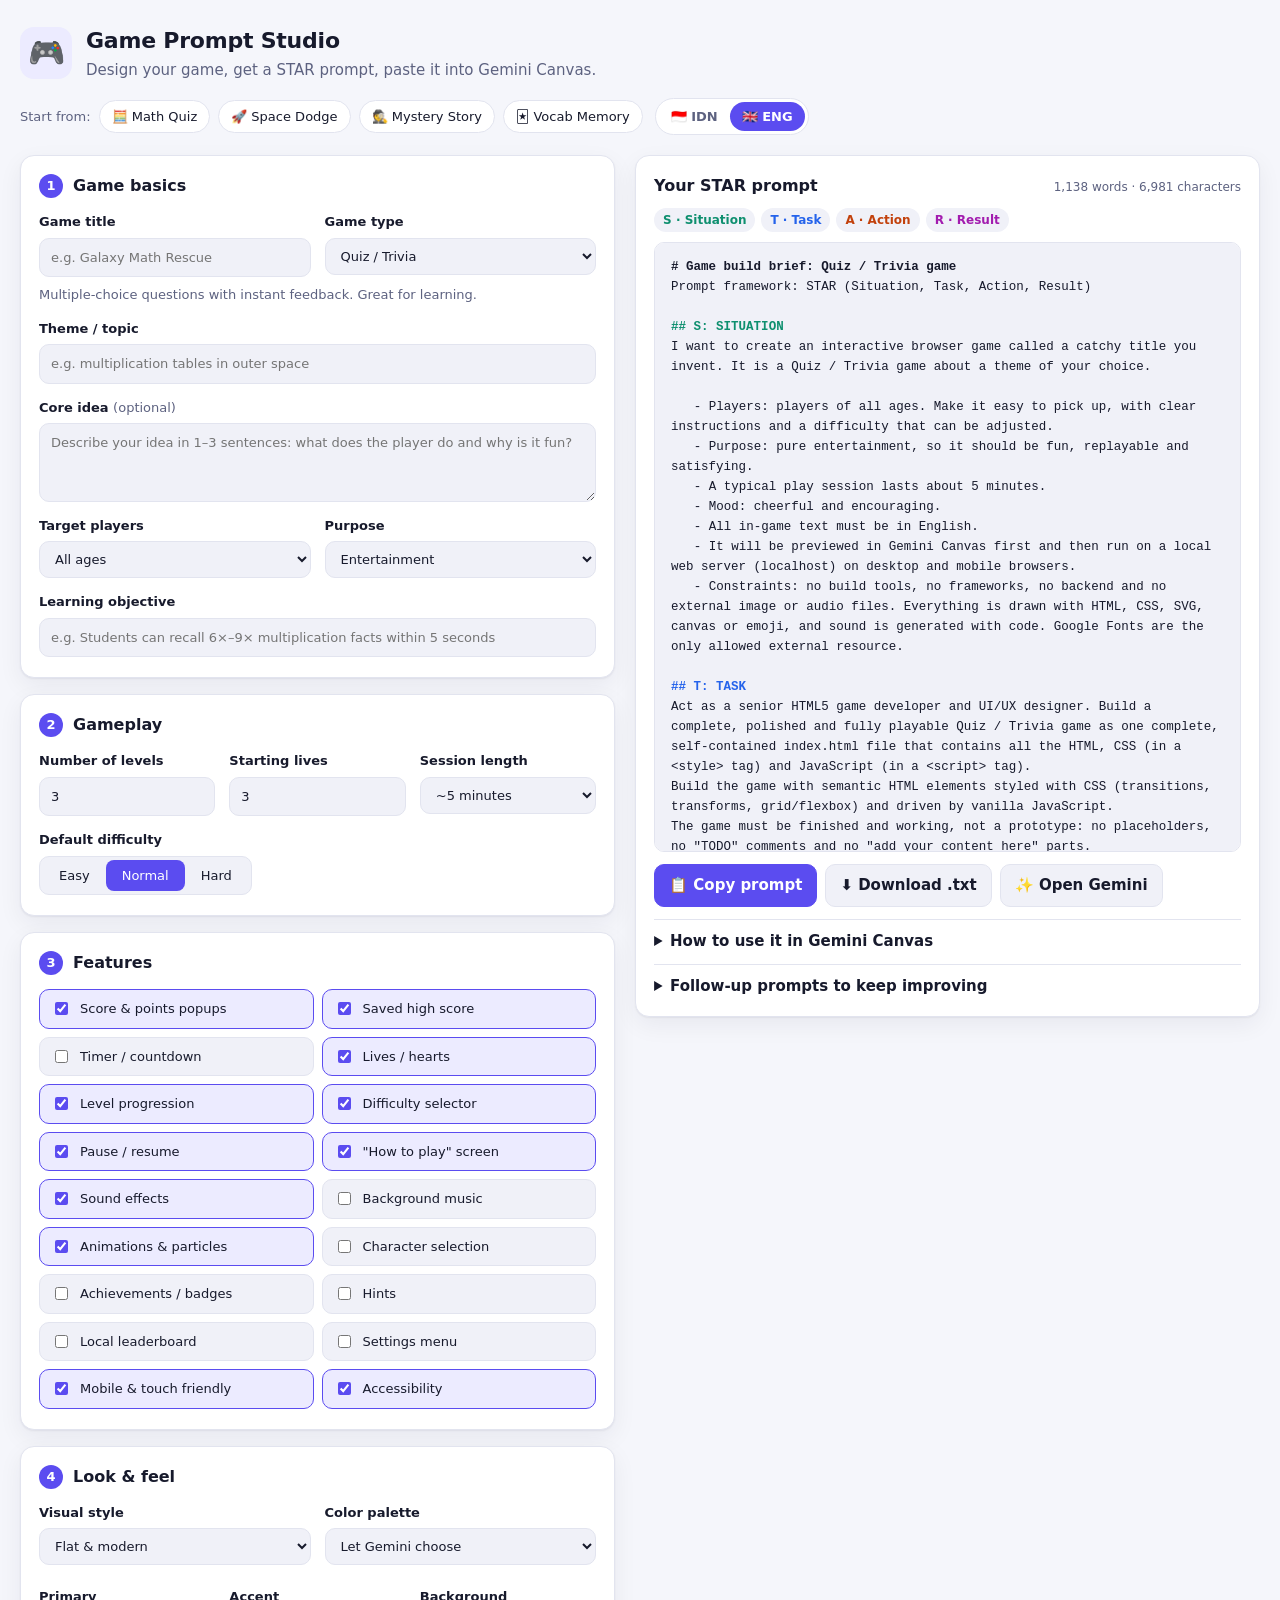
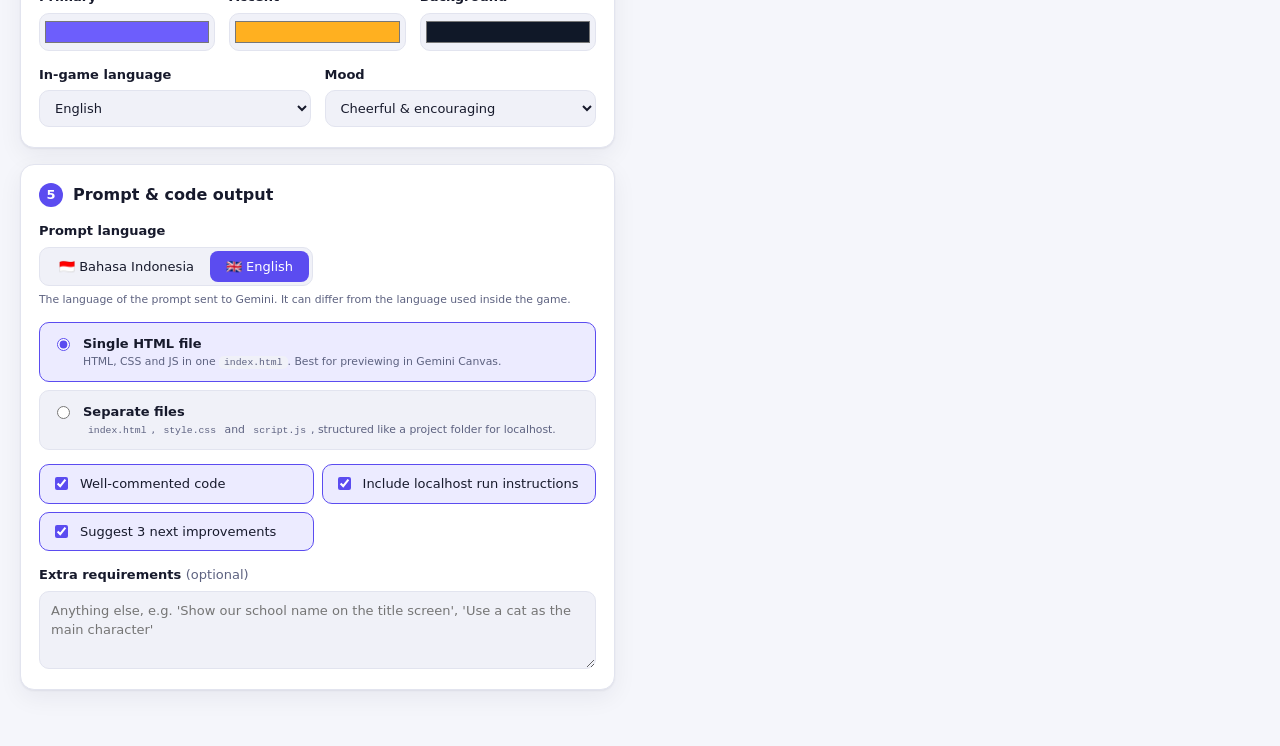
<file: index.html>
<!doctype html>
<html lang="en">
<head>
  <meta charset="utf-8">
  <meta name="viewport" content="width=device-width, initial-scale=1">
  <title>Game Prompt Studio</title>
  <meta name="description" content="Generate STAR-framework prompts (English or Bahasa Indonesia) for Gemini Canvas to build your own interactive browser game.">
  <link rel="stylesheet" href="style.css">
</head>
<body>
  <header class="site-header">
    <div class="brand">
      <span class="logo" aria-hidden="true">🎮</span>
      <div>
        <h1>Game Prompt Studio</h1>
        <p class="tagline" data-i18n="tagline"></p>
      </div>
    </div>
    <div class="header-right">
      <div class="presets" role="group" data-i18n-aria="presetsAria">
        <span class="presets-label" data-i18n="startFrom"></span>
        <button type="button" class="chip" data-preset="mathQuiz" data-i18n="presetMath"></button>
        <button type="button" class="chip" data-preset="spaceDodge" data-i18n="presetSpace"></button>
        <button type="button" class="chip" data-preset="mystery" data-i18n="presetMystery"></button>
        <button type="button" class="chip" data-preset="vocabMemory" data-i18n="presetVocab"></button>
      </div>
      <div class="lang-switch" role="group" data-i18n-aria="uiLangAria">
        <button type="button" data-ui-lang="id" aria-pressed="false">🇮🇩 IDN</button>
        <button type="button" data-ui-lang="en" aria-pressed="true">🇬🇧 ENG</button>
      </div>
    </div>
  </header>

  <main class="layout">
    <form id="builder" class="builder" autocomplete="off">
      <!-- 1. Basics -->
      <section class="card">
        <h2><span class="step">1</span> <span data-i18n="s1"></span></h2>
        <div class="grid two">
          <label><span data-i18n="fTitle"></span>
            <input type="text" name="title" data-i18n-ph="phTitle">
          </label>
          <label><span data-i18n="fGenre"></span>
            <select name="genre" id="genre"></select>
          </label>
        </div>
        <p class="genre-desc" id="genreDesc"></p>
        <label><span data-i18n="fTheme"></span>
          <input type="text" name="theme" data-i18n-ph="phTheme">
        </label>
        <label><span data-i18n="fConcept"></span> <span class="opt" data-i18n="optional"></span>
          <textarea name="concept" rows="3" data-i18n-ph="phConcept"></textarea>
        </label>
        <div class="grid two">
          <label><span data-i18n="fAudience"></span>
            <select name="audience" data-options="AUDIENCES"></select>
          </label>
          <label><span data-i18n="fPurpose"></span>
            <select name="purpose" data-options="PURPOSES"></select>
          </label>
        </div>
        <label id="objectiveWrap" hidden><span data-i18n="fObjective"></span>
          <input type="text" name="objective" data-i18n-ph="phObjective">
        </label>
      </section>

      <!-- 2. Gameplay -->
      <section class="card">
        <h2><span class="step">2</span> <span data-i18n="s2"></span></h2>
        <div class="grid three">
          <label><span data-i18n="fLevels"></span>
            <input type="number" name="levels" min="1" max="20" value="3">
          </label>
          <label><span data-i18n="fLives"></span>
            <input type="number" name="lives" min="1" max="10" value="3">
          </label>
          <label><span data-i18n="fSession"></span>
            <select name="session" data-options="SESSIONS"></select>
          </label>
        </div>
        <div class="field">
          <span class="field-label" id="diffLabel" data-i18n="fDifficulty"></span>
          <div class="segmented" role="radiogroup" aria-labelledby="diffLabel">
            <label><input type="radio" name="difficulty" value="easy"><span data-i18n="easy"></span></label>
            <label><input type="radio" name="difficulty" value="normal" checked><span data-i18n="normal"></span></label>
            <label><input type="radio" name="difficulty" value="hard"><span data-i18n="hard"></span></label>
          </div>
        </div>
      </section>

      <!-- 3. Features -->
      <section class="card">
        <h2><span class="step">3</span> <span data-i18n="s3"></span></h2>
        <div class="checks" id="features"></div>
      </section>

      <!-- 4. Look & feel -->
      <section class="card">
        <h2><span class="step">4</span> <span data-i18n="s4"></span></h2>
        <div class="grid two">
          <label><span data-i18n="fStyle"></span>
            <select name="style" data-options="STYLES"></select>
          </label>
          <label><span data-i18n="fPalette"></span>
            <select name="palette" data-options="PALETTES"></select>
          </label>
        </div>
        <div class="swatches" id="swatches" aria-hidden="true"></div>
        <div class="grid three" id="customColors" hidden>
          <label><span data-i18n="cPrimary"></span> <input type="color" name="c1" value="#6d5efc"></label>
          <label><span data-i18n="cAccent"></span> <input type="color" name="c2" value="#ffb020"></label>
          <label><span data-i18n="cBg"></span> <input type="color" name="c3" value="#101828"></label>
        </div>
        <div class="grid two">
          <label><span data-i18n="fGameLang"></span>
            <select name="lang" data-options="GAME_LANGS"></select>
          </label>
          <label><span data-i18n="fMood"></span>
            <select name="mood" data-options="MOODS"></select>
          </label>
        </div>
      </section>

      <!-- 5. Output -->
      <section class="card">
        <h2><span class="step">5</span> <span data-i18n="s5"></span></h2>
        <div class="field">
          <span class="field-label" id="promptLangLabel" data-i18n="fPromptLang"></span>
          <div class="segmented" role="radiogroup" aria-labelledby="promptLangLabel">
            <label><input type="radio" name="promptLang" value="id"><span>🇮🇩 Bahasa Indonesia</span></label>
            <label><input type="radio" name="promptLang" value="en" checked><span>🇬🇧 English</span></label>
          </div>
          <small class="hint" data-i18n="promptLangHint"></small>
        </div>
        <div class="radio-list">
          <label class="radio-card">
            <input type="radio" name="format" value="single" checked>
            <span><strong data-i18n="fmtSingle"></strong><small data-i18n-html="fmtSingleDesc"></small></span>
          </label>
          <label class="radio-card">
            <input type="radio" name="format" value="multi">
            <span><strong data-i18n="fmtMulti"></strong><small data-i18n-html="fmtMultiDesc"></small></span>
          </label>
        </div>
        <div class="checks compact">
          <label class="check"><input type="checkbox" name="comments" checked><span data-i18n="optComments"></span></label>
          <label class="check"><input type="checkbox" name="localhost" checked><span data-i18n="optLocalhost"></span></label>
          <label class="check"><input type="checkbox" name="nextIdeas" checked><span data-i18n="optNext"></span></label>
        </div>
        <label><span data-i18n="fExtra"></span> <span class="opt" data-i18n="optional"></span>
          <textarea name="extra" rows="3" data-i18n-ph="phExtra"></textarea>
        </label>
      </section>
    </form>

    <aside class="output" data-i18n-aria="outAria">
      <div class="output-inner">
        <div class="output-head">
          <h2 data-i18n="outTitle"></h2>
          <span class="meta" id="meta"></span>
        </div>
        <div class="star-legend" id="legend" aria-hidden="true"></div>
        <pre id="prompt" class="prompt" tabindex="0"></pre>
        <div class="actions">
          <button type="button" class="btn primary" id="copyBtn" data-i18n="copy"></button>
          <button type="button" class="btn" id="downloadBtn" data-i18n="download"></button>
          <a class="btn" href="https://gemini.google.com/app" target="_blank" rel="noopener" data-i18n="openGemini"></a>
        </div>
        <details class="howto">
          <summary data-i18n="howtoTitle"></summary>
          <ol data-i18n-html="howtoSteps"></ol>
        </details>
        <details class="howto">
          <summary data-i18n="followTitle"></summary>
          <ul class="followups" id="followups"></ul>
        </details>
      </div>
    </aside>
  </main>

  <div class="toast" id="toast" role="status" aria-live="polite"></div>
  <script src="app.js"></script>
</body>
</html>
</file>
<file: style.css>
:root {
  --bg: #f5f6fb;
  --surface: #ffffff;
  --surface-2: #f0f1f8;
  --border: #e2e4ef;
  --text: #171a2c;
  --muted: #5d6280;
  --primary: #5b4cf0;
  --primary-ink: #ffffff;
  --primary-soft: #ecebff;
  --s: #0e8f6f;
  --t: #2563eb;
  --a: #c2410c;
  --r: #a21caf;
  --shadow: 0 1px 2px rgba(20, 24, 50, .06), 0 8px 24px rgba(20, 24, 50, .06);
  --radius: 14px;
  color-scheme: light;
}

@media (prefers-color-scheme: dark) {
  :root {
    --bg: #0e1020;
    --surface: #171a2e;
    --surface-2: #1f2340;
    --border: #2b3052;
    --text: #e9eaf5;
    --muted: #a0a5c4;
    --primary: #8b7fff;
    --primary-ink: #0e1020;
    --primary-soft: #26254a;
    --s: #34d3a6;
    --t: #6ea4ff;
    --a: #fb923c;
    --r: #e879f9;
    --shadow: 0 1px 2px rgba(0, 0, 0, .3), 0 8px 24px rgba(0, 0, 0, .25);
    color-scheme: dark;
  }
}

* { box-sizing: border-box; }

body {
  margin: 0;
  background: var(--bg);
  color: var(--text);
  font: 15px/1.5 system-ui, -apple-system, "Segoe UI", Roboto, sans-serif;
}

code {
  font-family: ui-monospace, SFMono-Regular, Menlo, monospace;
  font-size: .9em;
  background: var(--surface-2);
  padding: 1px 5px;
  border-radius: 5px;
}

/* Header */
.site-header {
  max-width: 1360px;
  margin: 0 auto;
  padding: 24px 20px 8px;
  display: flex;
  flex-wrap: wrap;
  gap: 16px 24px;
  align-items: center;
  justify-content: space-between;
}
.brand { display: flex; gap: 14px; align-items: center; }
.logo {
  font-size: 30px;
  width: 52px; height: 52px;
  display: grid; place-items: center;
  background: var(--primary-soft);
  border-radius: 14px;
}
h1 { margin: 0; font-size: 22px; letter-spacing: -.01em; }
.tagline { margin: 2px 0 0; color: var(--muted); }

.presets { display: flex; flex-wrap: wrap; gap: 8px; align-items: center; }
.presets-label { color: var(--muted); font-size: 13px; }
.chip {
  border: 1px solid var(--border);
  background: var(--surface);
  color: var(--text);
  padding: 6px 12px;
  border-radius: 999px;
  font: inherit;
  font-size: 13px;
  cursor: pointer;
}
.chip:hover { border-color: var(--primary); }

/* Layout */
.layout {
  max-width: 1360px;
  margin: 0 auto;
  padding: 12px 20px 40px;
  display: grid;
  grid-template-columns: minmax(0, 1fr) minmax(0, 1.05fr);
  gap: 20px;
  align-items: start;
}
@media (max-width: 960px) {
  .layout { grid-template-columns: 1fr; }
}

.card {
  background: var(--surface);
  border: 1px solid var(--border);
  border-radius: var(--radius);
  box-shadow: var(--shadow);
  padding: 18px 18px 6px;
  margin-bottom: 16px;
}
.card h2 {
  margin: 0 0 14px;
  font-size: 16px;
  display: flex; align-items: center; gap: 10px;
}
.step {
  width: 24px; height: 24px;
  border-radius: 50%;
  background: var(--primary);
  color: var(--primary-ink);
  display: grid; place-items: center;
  font-size: 13px;
}

.grid { display: grid; gap: 0 14px; }
.grid.two { grid-template-columns: repeat(2, minmax(0, 1fr)); }
.grid.three { grid-template-columns: repeat(3, minmax(0, 1fr)); }
@media (max-width: 560px) {
  .grid.two, .grid.three { grid-template-columns: 1fr; }
}

label, .field { display: block; margin-bottom: 14px; font-weight: 600; font-size: 13px; }
.field-label { display: block; }
.opt { color: var(--muted); font-weight: 400; }

input[type="text"], input[type="number"], select, textarea {
  display: block;
  width: 100%;
  margin-top: 6px;
  padding: 9px 11px;
  border: 1px solid var(--border);
  border-radius: 10px;
  background: var(--surface-2);
  color: var(--text);
  font: inherit;
  font-weight: 400;
}
textarea { resize: vertical; }
input:focus-visible, select:focus-visible, textarea:focus-visible, button:focus-visible, a:focus-visible, .prompt:focus-visible {
  outline: 2px solid var(--primary);
  outline-offset: 2px;
}
input[type="color"] {
  display: block;
  width: 100%;
  height: 38px;
  margin-top: 6px;
  border: 1px solid var(--border);
  border-radius: 10px;
  background: var(--surface-2);
  padding: 3px;
  cursor: pointer;
}

.genre-desc {
  margin: -6px 0 14px;
  color: var(--muted);
  font-size: 13px;
}

/* Segmented control */
.segmented {
  display: inline-flex;
  margin-top: 6px;
  background: var(--surface-2);
  border: 1px solid var(--border);
  border-radius: 10px;
  padding: 3px;
}
.segmented label { margin: 0; }
.segmented input { position: absolute; opacity: 0; pointer-events: none; }
.segmented span {
  display: block;
  padding: 6px 16px;
  border-radius: 8px;
  cursor: pointer;
  font-weight: 500;
}
.segmented input:checked + span { background: var(--primary); color: var(--primary-ink); }
.segmented input:focus-visible + span { outline: 2px solid var(--primary); outline-offset: 1px; }

/* Checkboxes */
.checks {
  display: grid;
  grid-template-columns: repeat(auto-fill, minmax(210px, 1fr));
  gap: 8px;
  margin-bottom: 14px;
}
.check {
  display: flex; align-items: flex-start; gap: 9px;
  margin: 0;
  padding: 9px 11px;
  border: 1px solid var(--border);
  border-radius: 10px;
  background: var(--surface-2);
  font-weight: 500;
  cursor: pointer;
}
.check:has(input:checked) { border-color: var(--primary); background: var(--primary-soft); }
.check input { margin-top: 3px; accent-color: var(--primary); }
.check small { display: block; color: var(--muted); font-weight: 400; }

.radio-list { display: grid; gap: 8px; margin-bottom: 14px; }
.radio-card {
  display: flex; gap: 10px; align-items: flex-start;
  margin: 0;
  padding: 11px 12px;
  border: 1px solid var(--border);
  border-radius: 10px;
  background: var(--surface-2);
  cursor: pointer;
}
.radio-card:has(input:checked) { border-color: var(--primary); background: var(--primary-soft); }
.radio-card input { margin-top: 4px; accent-color: var(--primary); }
.radio-card small { display: block; color: var(--muted); font-weight: 400; }

/* Palette swatches */
.swatches { display: flex; gap: 6px; margin: -6px 0 14px; }
.swatches span {
  width: 28px; height: 28px;
  border-radius: 8px;
  border: 1px solid var(--border);
}

/* Output */
.output { position: sticky; top: 16px; }
@media (max-width: 960px) { .output { position: static; } }
.output-inner {
  background: var(--surface);
  border: 1px solid var(--border);
  border-radius: var(--radius);
  box-shadow: var(--shadow);
  padding: 18px;
}
.output-head { display: flex; justify-content: space-between; align-items: baseline; gap: 12px; flex-wrap: wrap; }
.output-head h2 { margin: 0; font-size: 16px; }
.meta { color: var(--muted); font-size: 12px; }

.star-legend { display: flex; flex-wrap: wrap; gap: 6px; margin: 10px 0; font-size: 12px; font-weight: 600; }
.star-legend span { padding: 3px 9px; border-radius: 999px; background: var(--surface-2); }
.star-legend .s { color: var(--s); }
.star-legend .t { color: var(--t); }
.star-legend .a { color: var(--a); }
.star-legend .r { color: var(--r); }

.prompt {
  margin: 0;
  max-height: calc(100vh - 290px);
  min-height: 320px;
  overflow: auto;
  white-space: pre-wrap;
  word-wrap: break-word;
  background: var(--surface-2);
  border: 1px solid var(--border);
  border-radius: 10px;
  padding: 14px 16px;
  font: 12.5px/1.6 ui-monospace, SFMono-Regular, Menlo, monospace;
}
@media (max-width: 960px) { .prompt { max-height: 70vh; } }
.prompt .h-s { color: var(--s); font-weight: 700; }
.prompt .h-t { color: var(--t); font-weight: 700; }
.prompt .h-a { color: var(--a); font-weight: 700; }
.prompt .h-r { color: var(--r); font-weight: 700; }
.prompt .h-title { font-weight: 700; }

.actions { display: flex; flex-wrap: wrap; gap: 8px; margin-top: 12px; }
.btn {
  display: inline-flex; align-items: center; gap: 6px;
  padding: 9px 14px;
  border-radius: 10px;
  border: 1px solid var(--border);
  background: var(--surface-2);
  color: var(--text);
  font: inherit;
  font-weight: 600;
  text-decoration: none;
  cursor: pointer;
}
.btn:hover { border-color: var(--primary); }
.btn.primary { background: var(--primary); color: var(--primary-ink); border-color: var(--primary); }

.howto { margin-top: 12px; border-top: 1px solid var(--border); padding-top: 10px; }
.howto summary { cursor: pointer; font-weight: 600; }
.howto ol, .howto ul { margin: 8px 0 0; padding-left: 20px; color: var(--muted); }
.howto li { margin-bottom: 4px; }
.followups li { cursor: pointer; }
.followups li:hover { color: var(--text); }

.toast {
  position: fixed;
  left: 50%; bottom: 24px;
  transform: translate(-50%, 20px);
  background: var(--text);
  color: var(--bg);
  padding: 10px 16px;
  border-radius: 10px;
  font-weight: 600;
  opacity: 0;
  pointer-events: none;
  transition: opacity .2s, transform .2s;
}
.toast.show { opacity: 1; transform: translate(-50%, 0); }

@media (prefers-reduced-motion: reduce) {
  .toast { transition: none; }
}

/* Language switch */
.header-right { display: flex; flex-wrap: wrap; gap: 12px; align-items: center; }
.lang-switch {
  display: inline-flex;
  background: var(--surface);
  border: 1px solid var(--border);
  border-radius: 999px;
  padding: 3px;
}
.lang-switch button {
  border: 0;
  background: transparent;
  color: var(--muted);
  font: inherit;
  font-size: 13px;
  font-weight: 600;
  padding: 5px 12px;
  border-radius: 999px;
  cursor: pointer;
}
.lang-switch button[aria-pressed="true"] { background: var(--primary); color: var(--primary-ink); }
.hint { display: block; margin-top: 6px; color: var(--muted); font-weight: 400; }
.segmented { flex-wrap: wrap; }
</file>
